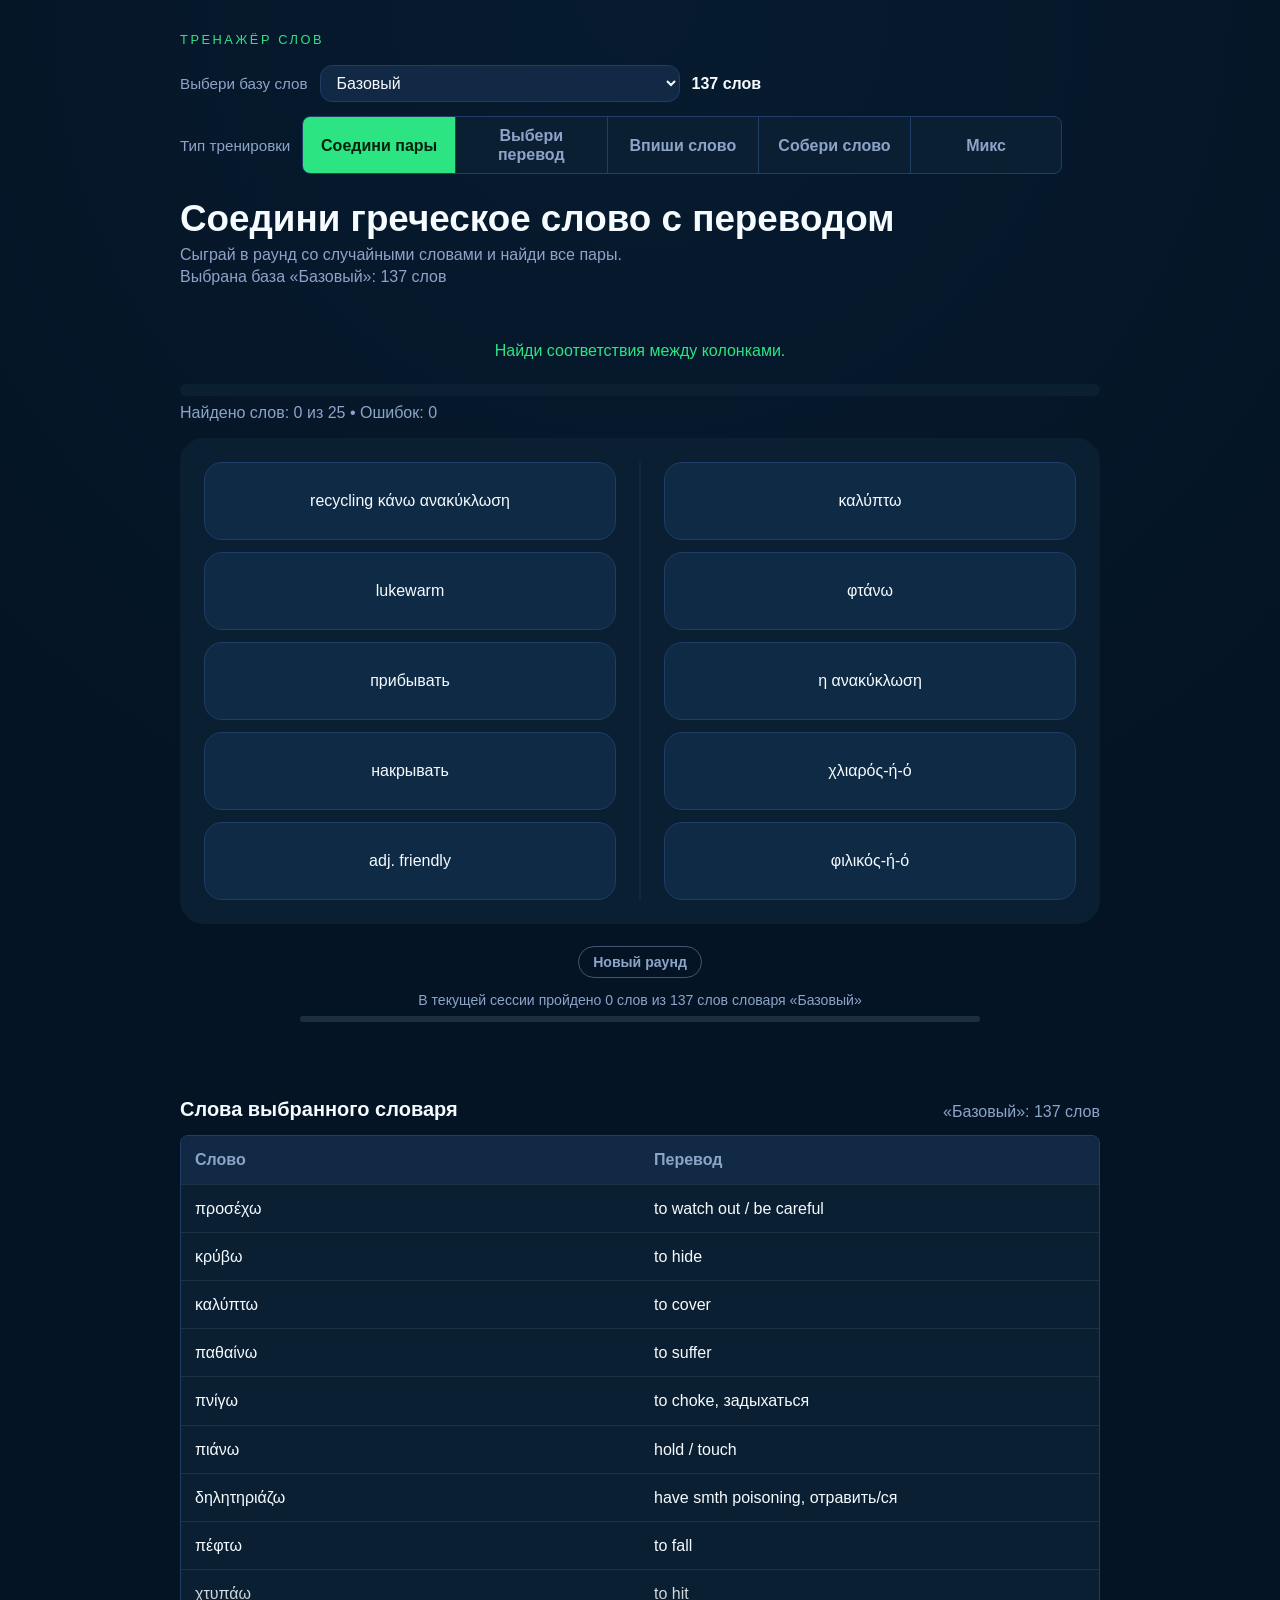
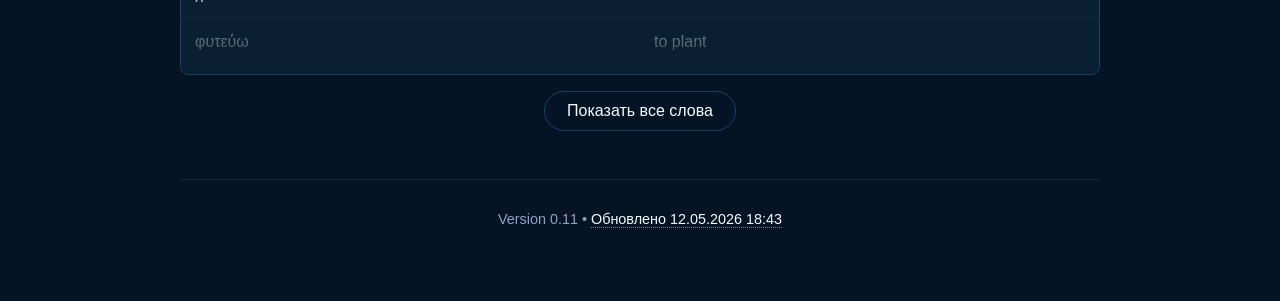
<file: index.html>
<!DOCTYPE html>
<html lang="ru">
<head>
  <meta charset="UTF-8" />
  <meta name="viewport" content="width=device-width, initial-scale=1.0" />
  <title>Greek Match Trainer</title>
  <link rel="stylesheet" href="src/styles/main.css" />
  <script type="module" src="src/js/app.js"></script>
</head>
<body>
  <main class="app">
    <header class="hero">
      <p class="tag">Тренажёр слов</p>
      <div class="dictionary-picker">
        <label for="dictionary-select">Выбери базу слов</label>
        <select id="dictionary-select" aria-label="Выбор словаря"></select>
        <span id="word-count" aria-live="polite">0 слов</span>
      </div>
      <div class="training-mode" aria-label="Тип тренировки">
        <span class="training-mode__label">Тип тренировки</span>
        <div class="training-mode__buttons">
          <button class="training-mode__button active" type="button" data-training-mode="match-pairs" aria-pressed="true">Соедини пары</button>
          <button class="training-mode__button" type="button" data-training-mode="pick-translation" aria-pressed="false">Выбери перевод</button>
          <button class="training-mode__button" type="button" data-training-mode="write-greek" aria-pressed="false">Впиши слово</button>
          <button class="training-mode__button" type="button" data-training-mode="build-greek" aria-pressed="false">Собери слово</button>
          <button class="training-mode__button" type="button" data-training-mode="mix" aria-pressed="false">Микс</button>
        </div>
      </div>
      <div class="hero__content">
        <h1 id="training-title">Соедини греческое слово с переводом</h1>
        <p class="subtitle"><span id="training-description">Сыграй в раунд со случайными словами и найди все пары.</span> <span id="selected-base-summary" aria-live="polite">Выбрана база: 0 слов</span></p>
      </div>
    </header>

    <p id="message" class="message" aria-live="assertive"></p>

    <section class="progress-panel">
      <div class="progress-bar" aria-hidden="true">
        <div class="progress-fill" id="progress-fill"></div>
      </div>
      <p id="status-text" class="status-text">Загружаю слова…</p>
    </section>

    <section class="board" id="board" aria-live="polite" aria-label="Поле с карточками"></section>

    <section class="session-progress" aria-labelledby="session-progress-text">
      <button id="new-round" class="session-progress__action">Новый раунд</button>
      <p id="session-progress-text" class="session-progress__text" aria-live="polite">В текущей сессии пройдено 0 слов из 0 слов словаря «—»</p>
      <div class="session-progress__bar" aria-hidden="true">
        <div class="session-progress__fill" id="session-progress-fill"></div>
      </div>
    </section>

    <section class="word-list-section" aria-labelledby="word-list-title">
      <div class="word-list-section__header">
        <h2 id="word-list-title">Слова выбранного словаря</h2>
        <p id="word-list-summary" aria-live="polite">Список появится после загрузки базы.</p>
      </div>
      <div class="word-list-table-wrap" id="word-list-wrap">
        <table class="word-list-table">
          <thead>
            <tr>
              <th scope="col">Слово</th>
              <th scope="col">Перевод</th>
            </tr>
          </thead>
          <tbody id="word-list-body"></tbody>
        </table>
      </div>
      <button id="word-list-toggle" class="secondary word-list-toggle" type="button" hidden>Показать все слова</button>
    </section>

    <footer class="app-footer">
      <p id="platform-meta" aria-live="polite"></p>
    </footer>
  </main>
</body>
</html>
</file>
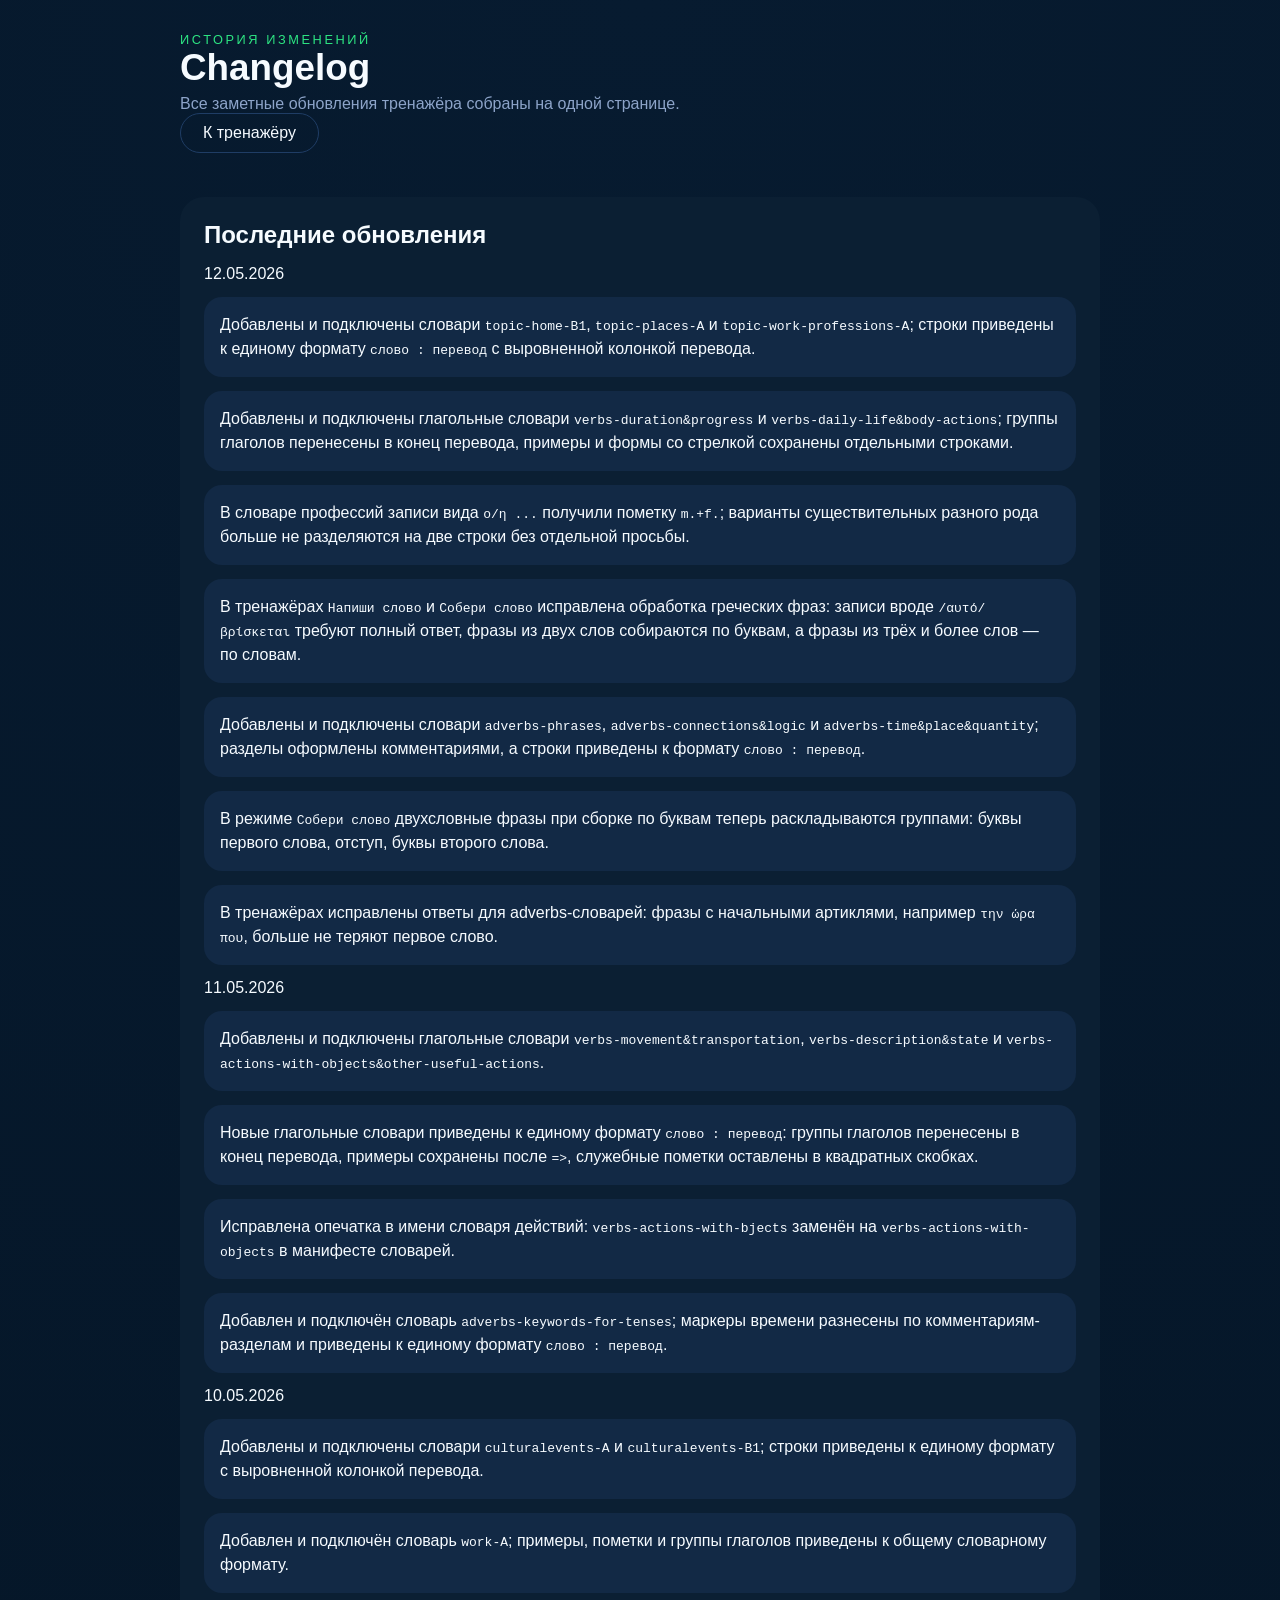
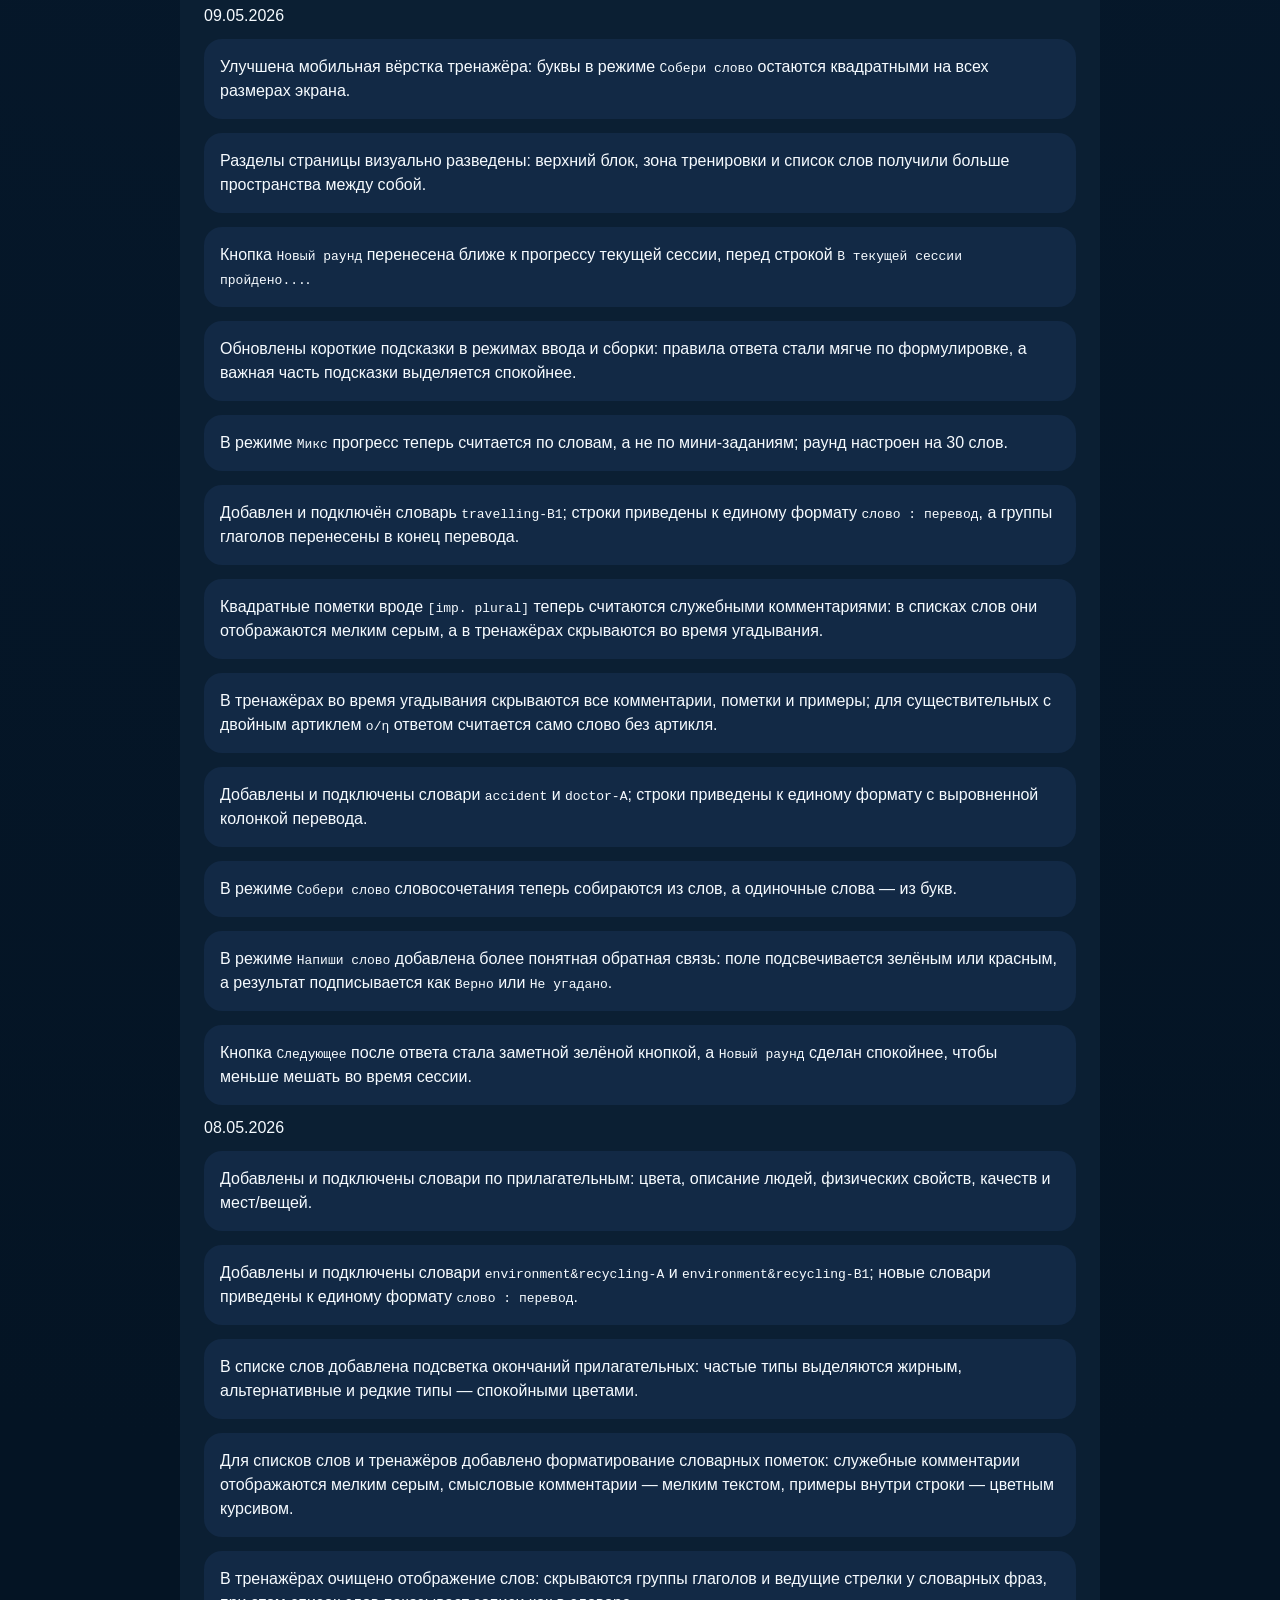
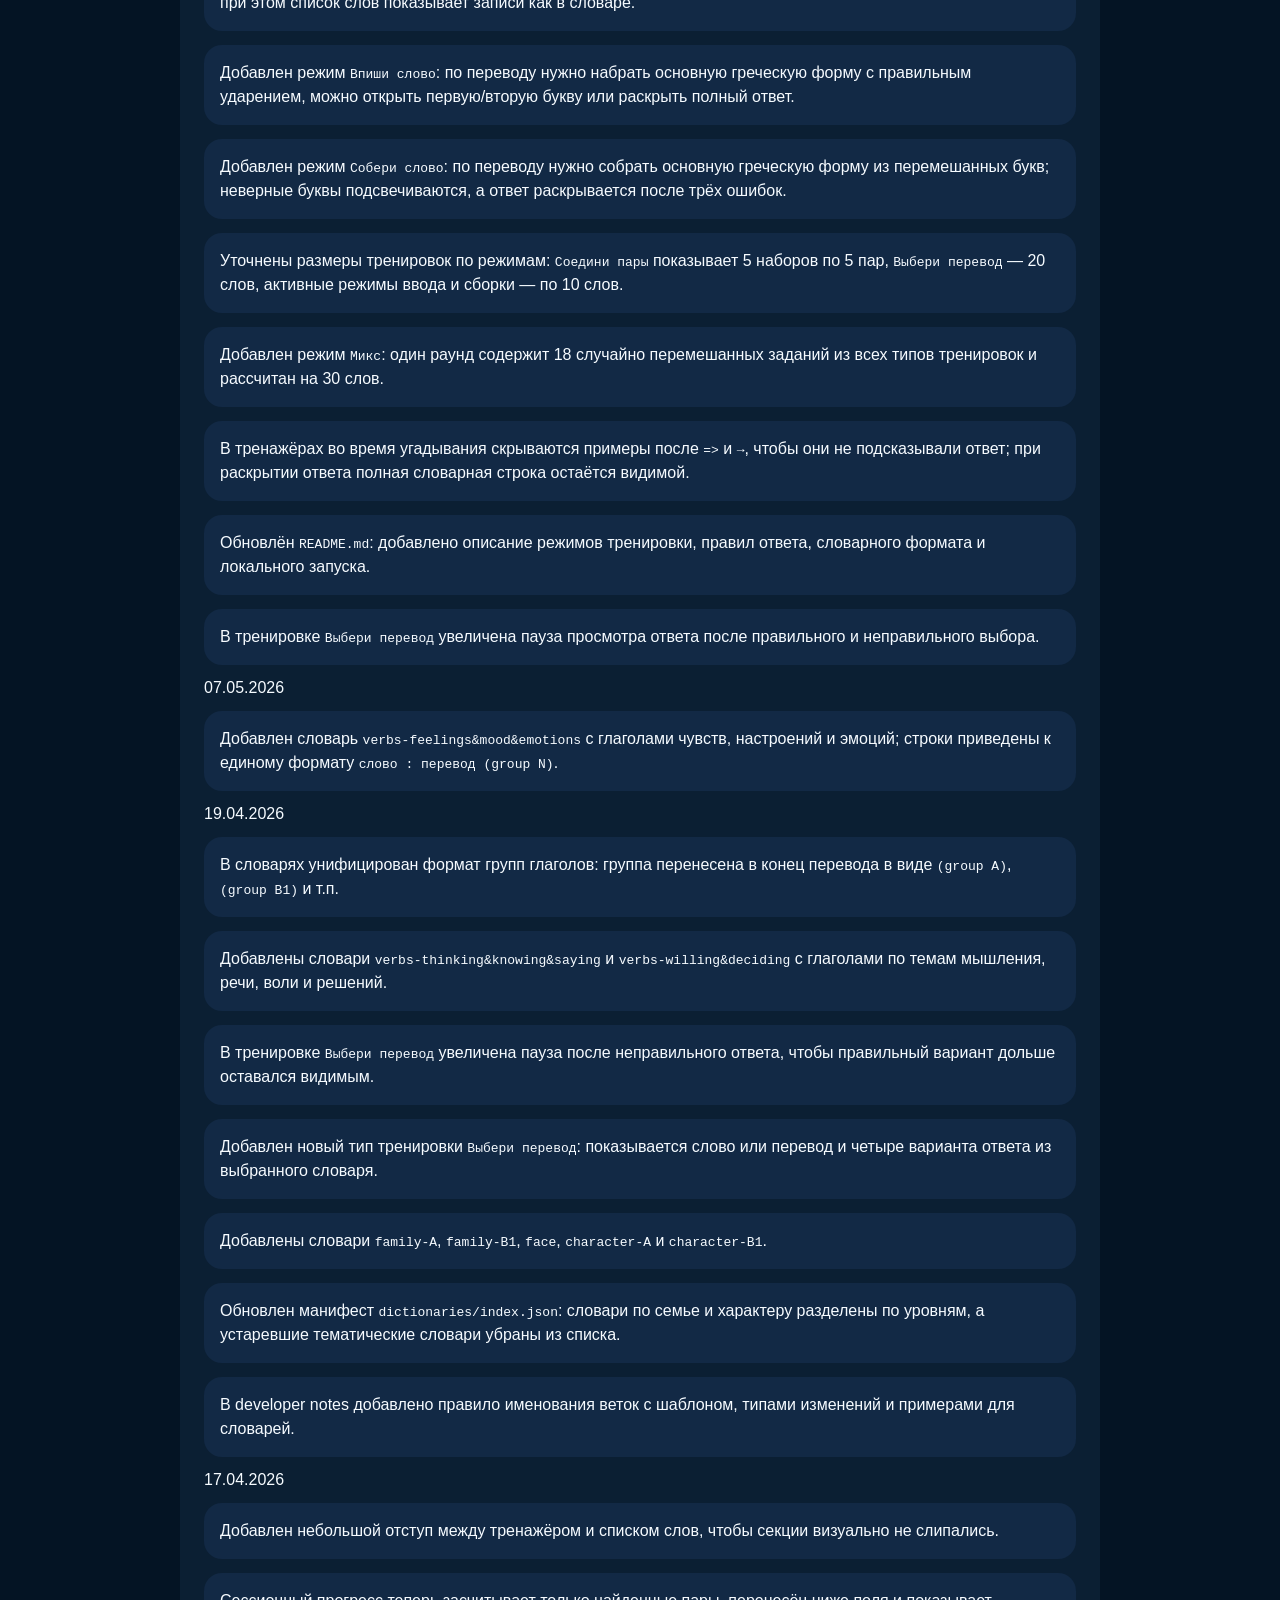
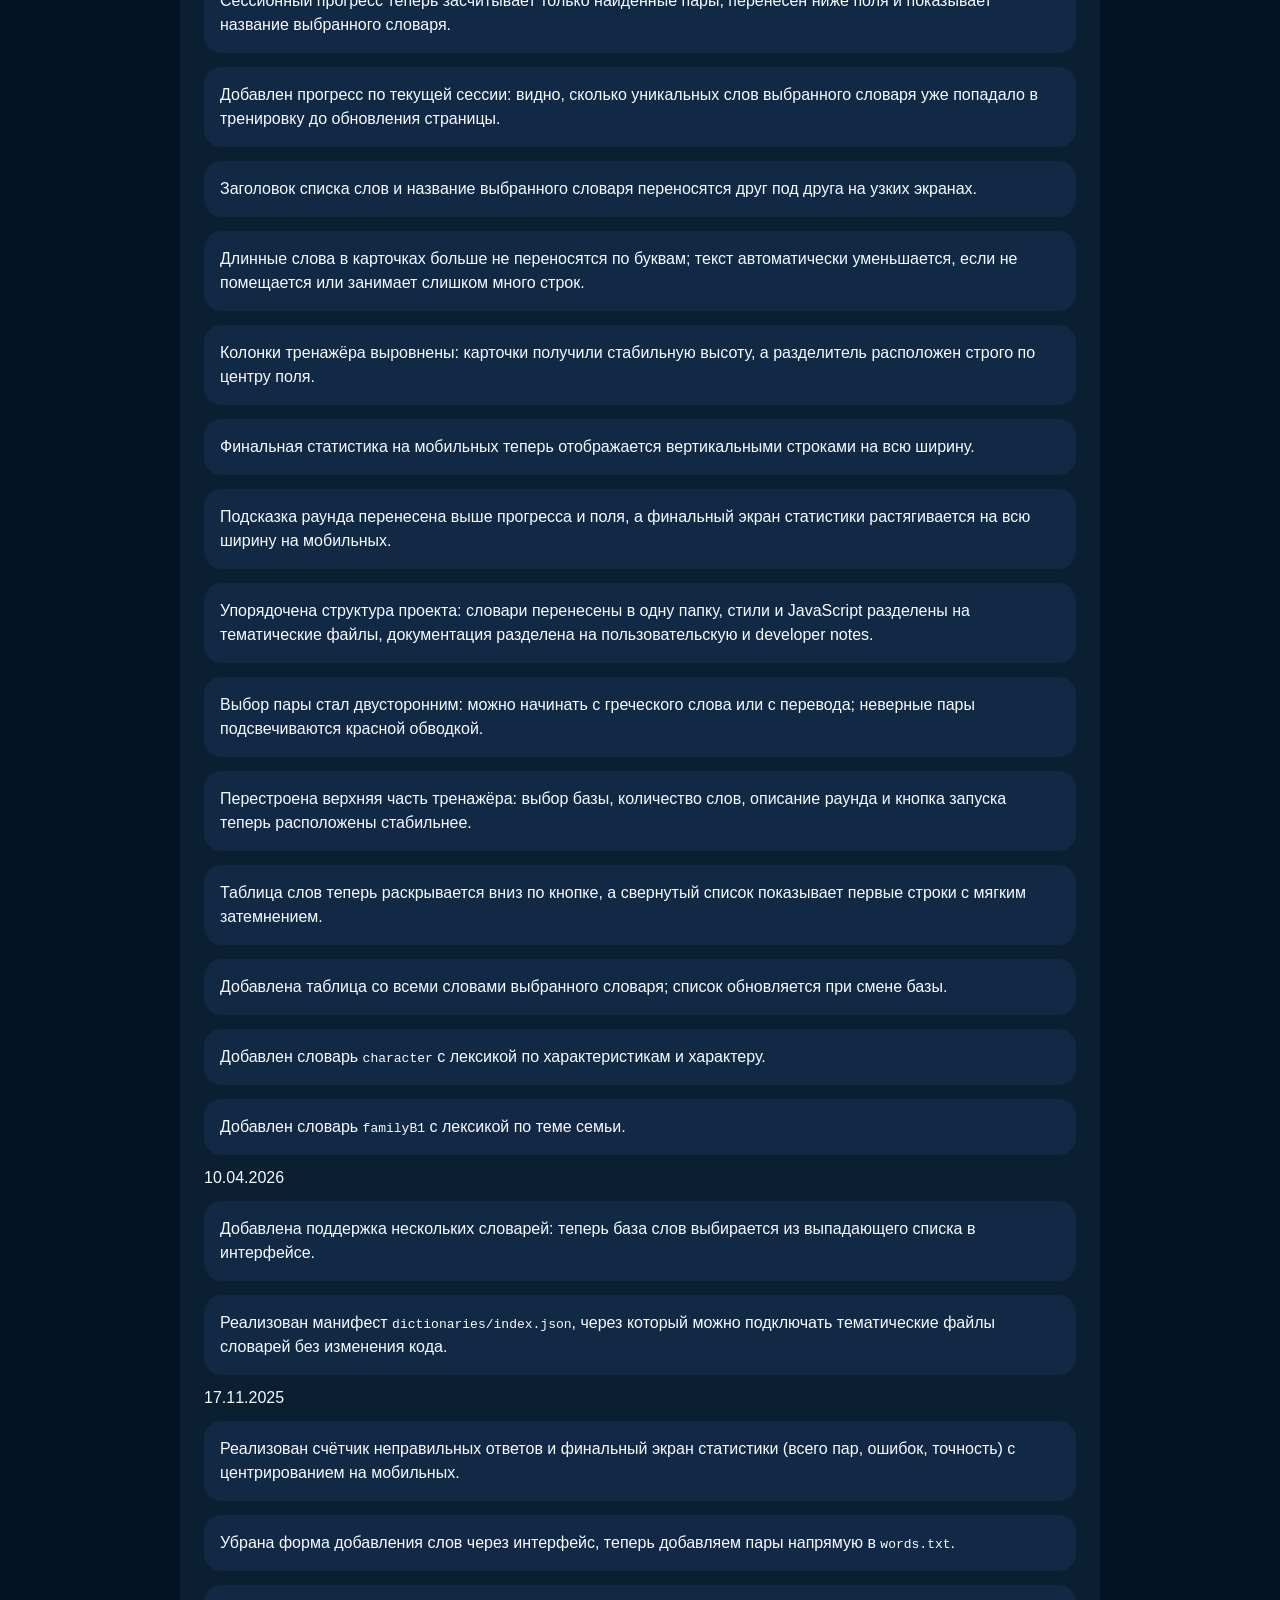
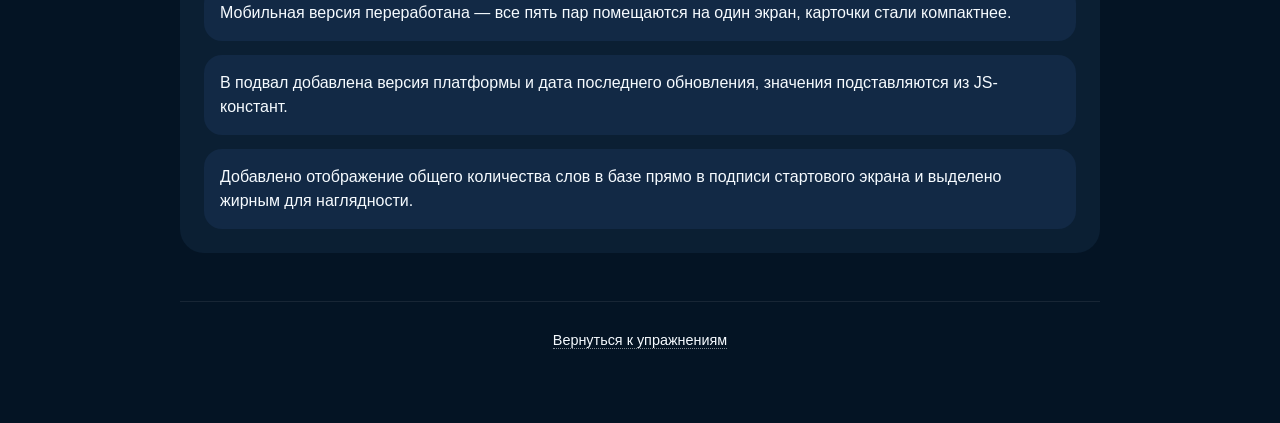
<file: changelog.html>
<!DOCTYPE html>
<html lang="ru">
<head>
  <meta charset="UTF-8" />
  <meta name="viewport" content="width=device-width, initial-scale=1.0" />
  <title>Greek Match Trainer — Changelog</title>
  <link rel="stylesheet" href="src/styles/main.css" />
</head>
<body>
  <main class="app">
    <header class="hero">
      <div>
        <p class="tag">История изменений</p>
        <h1>Changelog</h1>
        <p class="subtitle">Все заметные обновления тренажёра собраны на одной странице.</p>
      </div>
      <button class="secondary" type="button" onclick="window.location.href='index.html';">К тренажёру</button>
    </header>

    <section class="changelog-section">
      <h2>Последние обновления</h2>
      <ul class="changelog-list">
        12.05.2026
        <li>Добавлены и подключены словари <code>topic-home-B1</code>, <code>topic-places-A</code> и <code>topic-work-professions-A</code>; строки приведены к единому формату <code>слово : перевод</code> с выровненной колонкой перевода.</li>
        <li>Добавлены и подключены глагольные словари <code>verbs-duration&amp;progress</code> и <code>verbs-daily-life&amp;body-actions</code>; группы глаголов перенесены в конец перевода, примеры и формы со стрелкой сохранены отдельными строками.</li>
        <li>В словаре профессий записи вида <code>ο/η ...</code> получили пометку <code>m.+f.</code>; варианты существительных разного рода больше не разделяются на две строки без отдельной просьбы.</li>
        <li>В тренажёрах <code>Напиши слово</code> и <code>Собери слово</code> исправлена обработка греческих фраз: записи вроде <code>/αυτό/ βρίσκεται</code> требуют полный ответ, фразы из двух слов собираются по буквам, а фразы из трёх и более слов — по словам.</li>
        <li>Добавлены и подключены словари <code>adverbs-phrases</code>, <code>adverbs-connections&amp;logic</code> и <code>adverbs-time&amp;place&amp;quantity</code>; разделы оформлены комментариями, а строки приведены к формату <code>слово : перевод</code>.</li>
        <li>В режиме <code>Собери слово</code> двухсловные фразы при сборке по буквам теперь раскладываются группами: буквы первого слова, отступ, буквы второго слова.</li>
        <li>В тренажёрах исправлены ответы для adverbs-словарей: фразы с начальными артиклями, например <code>την ώρα που</code>, больше не теряют первое слово.</li>
        11.05.2026
        <li>Добавлены и подключены глагольные словари <code>verbs-movement&amp;transportation</code>, <code>verbs-description&amp;state</code> и <code>verbs-actions-with-objects&amp;other-useful-actions</code>.</li>
        <li>Новые глагольные словари приведены к единому формату <code>слово : перевод</code>: группы глаголов перенесены в конец перевода, примеры сохранены после <code>=&gt;</code>, служебные пометки оставлены в квадратных скобках.</li>
        <li>Исправлена опечатка в имени словаря действий: <code>verbs-actions-with-bjects</code> заменён на <code>verbs-actions-with-objects</code> в манифесте словарей.</li>
        <li>Добавлен и подключён словарь <code>adverbs-keywords-for-tenses</code>; маркеры времени разнесены по комментариям-разделам и приведены к единому формату <code>слово : перевод</code>.</li>
        10.05.2026
        <li>Добавлены и подключены словари <code>culturalevents-Α</code> и <code>culturalevents-B1</code>; строки приведены к единому формату с выровненной колонкой перевода.</li>
        <li>Добавлен и подключён словарь <code>work-Α</code>; примеры, пометки и группы глаголов приведены к общему словарному формату.</li>
        09.05.2026
        <li>Улучшена мобильная вёрстка тренажёра: буквы в режиме <code>Собери слово</code> остаются квадратными на всех размерах экрана.</li>
        <li>Разделы страницы визуально разведены: верхний блок, зона тренировки и список слов получили больше пространства между собой.</li>
        <li>Кнопка <code>Новый раунд</code> перенесена ближе к прогрессу текущей сессии, перед строкой <code>В текущей сессии пройдено...</code>.</li>
        <li>Обновлены короткие подсказки в режимах ввода и сборки: правила ответа стали мягче по формулировке, а важная часть подсказки выделяется спокойнее.</li>
        <li>В режиме <code>Микс</code> прогресс теперь считается по словам, а не по мини-заданиям; раунд настроен на 30 слов.</li>
        <li>Добавлен и подключён словарь <code>travelling-B1</code>; строки приведены к единому формату <code>слово : перевод</code>, а группы глаголов перенесены в конец перевода.</li>
        <li>Квадратные пометки вроде <code>[imp. plural]</code> теперь считаются служебными комментариями: в списках слов они отображаются мелким серым, а в тренажёрах скрываются во время угадывания.</li>
        <li>В тренажёрах во время угадывания скрываются все комментарии, пометки и примеры; для существительных с двойным артиклем <code>ο/η</code> ответом считается само слово без артикля.</li>
        <li>Добавлены и подключены словари <code>accident</code> и <code>doctor-Α</code>; строки приведены к единому формату с выровненной колонкой перевода.</li>
        <li>В режиме <code>Собери слово</code> словосочетания теперь собираются из слов, а одиночные слова — из букв.</li>
        <li>В режиме <code>Напиши слово</code> добавлена более понятная обратная связь: поле подсвечивается зелёным или красным, а результат подписывается как <code>Верно</code> или <code>Не угадано</code>.</li>
        <li>Кнопка <code>Следующее</code> после ответа стала заметной зелёной кнопкой, а <code>Новый раунд</code> сделан спокойнее, чтобы меньше мешать во время сессии.</li>
        08.05.2026
        <li>Добавлены и подключены словари по прилагательным: цвета, описание людей, физических свойств, качеств и мест/вещей.</li>
        <li>Добавлены и подключены словари <code>environment&amp;recycling-A</code> и <code>environment&amp;recycling-B1</code>; новые словари приведены к единому формату <code>слово : перевод</code>.</li>
        <li>В списке слов добавлена подсветка окончаний прилагательных: частые типы выделяются жирным, альтернативные и редкие типы — спокойными цветами.</li>
        <li>Для списков слов и тренажёров добавлено форматирование словарных пометок: служебные комментарии отображаются мелким серым, смысловые комментарии — мелким текстом, примеры внутри строки — цветным курсивом.</li>
        <li>В тренажёрах очищено отображение слов: скрываются группы глаголов и ведущие стрелки у словарных фраз, при этом список слов показывает записи как в словаре.</li>
        <li>Добавлен режим <code>Впиши слово</code>: по переводу нужно набрать основную греческую форму с правильным ударением, можно открыть первую/вторую букву или раскрыть полный ответ.</li>
        <li>Добавлен режим <code>Собери слово</code>: по переводу нужно собрать основную греческую форму из перемешанных букв; неверные буквы подсвечиваются, а ответ раскрывается после трёх ошибок.</li>
        <li>Уточнены размеры тренировок по режимам: <code>Соедини пары</code> показывает 5 наборов по 5 пар, <code>Выбери перевод</code> — 20 слов, активные режимы ввода и сборки — по 10 слов.</li>
        <li>Добавлен режим <code>Микс</code>: один раунд содержит 18 случайно перемешанных заданий из всех типов тренировок и рассчитан на 30 слов.</li>
        <li>В тренажёрах во время угадывания скрываются примеры после <code>=&gt;</code> и <code>→</code>, чтобы они не подсказывали ответ; при раскрытии ответа полная словарная строка остаётся видимой.</li>
        <li>Обновлён <code>README.md</code>: добавлено описание режимов тренировки, правил ответа, словарного формата и локального запуска.</li>
        <li>В тренировке <code>Выбери перевод</code> увеличена пауза просмотра ответа после правильного и неправильного выбора.</li>
        07.05.2026
        <li>Добавлен словарь <code>verbs-feelings&amp;mood&amp;emotions</code> с глаголами чувств, настроений и эмоций; строки приведены к единому формату <code>слово : перевод (group N)</code>.</li>
        19.04.2026
        <li>В словарях унифицирован формат групп глаголов: группа перенесена в конец перевода в виде <code>(group A)</code>, <code>(group B1)</code> и т.п.</li>
        <li>Добавлены словари <code>verbs-thinking&amp;knowing&amp;saying</code> и <code>verbs-willing&amp;deciding</code> с глаголами по темам мышления, речи, воли и решений.</li>
        <li>В тренировке <code>Выбери перевод</code> увеличена пауза после неправильного ответа, чтобы правильный вариант дольше оставался видимым.</li>
        <li>Добавлен новый тип тренировки <code>Выбери перевод</code>: показывается слово или перевод и четыре варианта ответа из выбранного словаря.</li>
        <li>Добавлены словари <code>family-A</code>, <code>family-B1</code>, <code>face</code>, <code>character-A</code> и <code>character-B1</code>.</li>
        <li>Обновлен манифест <code>dictionaries/index.json</code>: словари по семье и характеру разделены по уровням, а устаревшие тематические словари убраны из списка.</li>
        <li>В developer notes добавлено правило именования веток с шаблоном, типами изменений и примерами для словарей.</li>
        17.04.2026
        <li>Добавлен небольшой отступ между тренажёром и списком слов, чтобы секции визуально не слипались.</li>
        <li>Сессионный прогресс теперь засчитывает только найденные пары, перенесён ниже поля и показывает название выбранного словаря.</li>
        <li>Добавлен прогресс по текущей сессии: видно, сколько уникальных слов выбранного словаря уже попадало в тренировку до обновления страницы.</li>
        <li>Заголовок списка слов и название выбранного словаря переносятся друг под друга на узких экранах.</li>
        <li>Длинные слова в карточках больше не переносятся по буквам; текст автоматически уменьшается, если не помещается или занимает слишком много строк.</li>
        <li>Колонки тренажёра выровнены: карточки получили стабильную высоту, а разделитель расположен строго по центру поля.</li>
        <li>Финальная статистика на мобильных теперь отображается вертикальными строками на всю ширину.</li>
        <li>Подсказка раунда перенесена выше прогресса и поля, а финальный экран статистики растягивается на всю ширину на мобильных.</li>
        <li>Упорядочена структура проекта: словари перенесены в одну папку, стили и JavaScript разделены на тематические файлы, документация разделена на пользовательскую и developer notes.</li>
        <li>Выбор пары стал двусторонним: можно начинать с греческого слова или с перевода; неверные пары подсвечиваются красной обводкой.</li>
        <li>Перестроена верхняя часть тренажёра: выбор базы, количество слов, описание раунда и кнопка запуска теперь расположены стабильнее.</li>
        <li>Таблица слов теперь раскрывается вниз по кнопке, а свернутый список показывает первые строки с мягким затемнением.</li>
        <li>Добавлена таблица со всеми словами выбранного словаря; список обновляется при смене базы.</li>
        <li>Добавлен словарь <code>character</code> с лексикой по характеристикам и характеру.</li>
        <li>Добавлен словарь <code>familyB1</code> с лексикой по теме семьи.</li>
        10.04.2026
        <li>Добавлена поддержка нескольких словарей: теперь база слов выбирается из выпадающего списка в интерфейсе.</li>
        <li>Реализован манифест <code>dictionaries/index.json</code>, через который можно подключать тематические файлы словарей без изменения кода.</li>
        17.11.2025
        <li>Реализован счётчик неправильных ответов и финальный экран статистики (всего пар, ошибок, точность) с центрированием на мобильных.</li>
        <li>Убрана форма добавления слов через интерфейс, теперь добавляем пары напрямую в <code>words.txt</code>.</li>
        <li>Мобильная версия переработана — все пять пар помещаются на один экран, карточки стали компактнее.</li>
        <li>В подвал добавлена версия платформы и дата последнего обновления, значения подставляются из JS-констант.</li>
        <li>Добавлено отображение общего количества слов в базе прямо в подписи стартового экрана и выделено жирным для наглядности.</li>
      </ul>
    </section>

    <footer class="app-footer">
      <p><a class="app-footer__link" href="index.html">Вернуться к упражнениям</a></p>
    </footer>
  </main>
</body>
</html>
</file>
<file: src/styles/main.css>
@import "./variables.css";
@import "./base.css";
@import "./layout.css";
@import "./components.css";
@import "./responsive.css";
</file>
